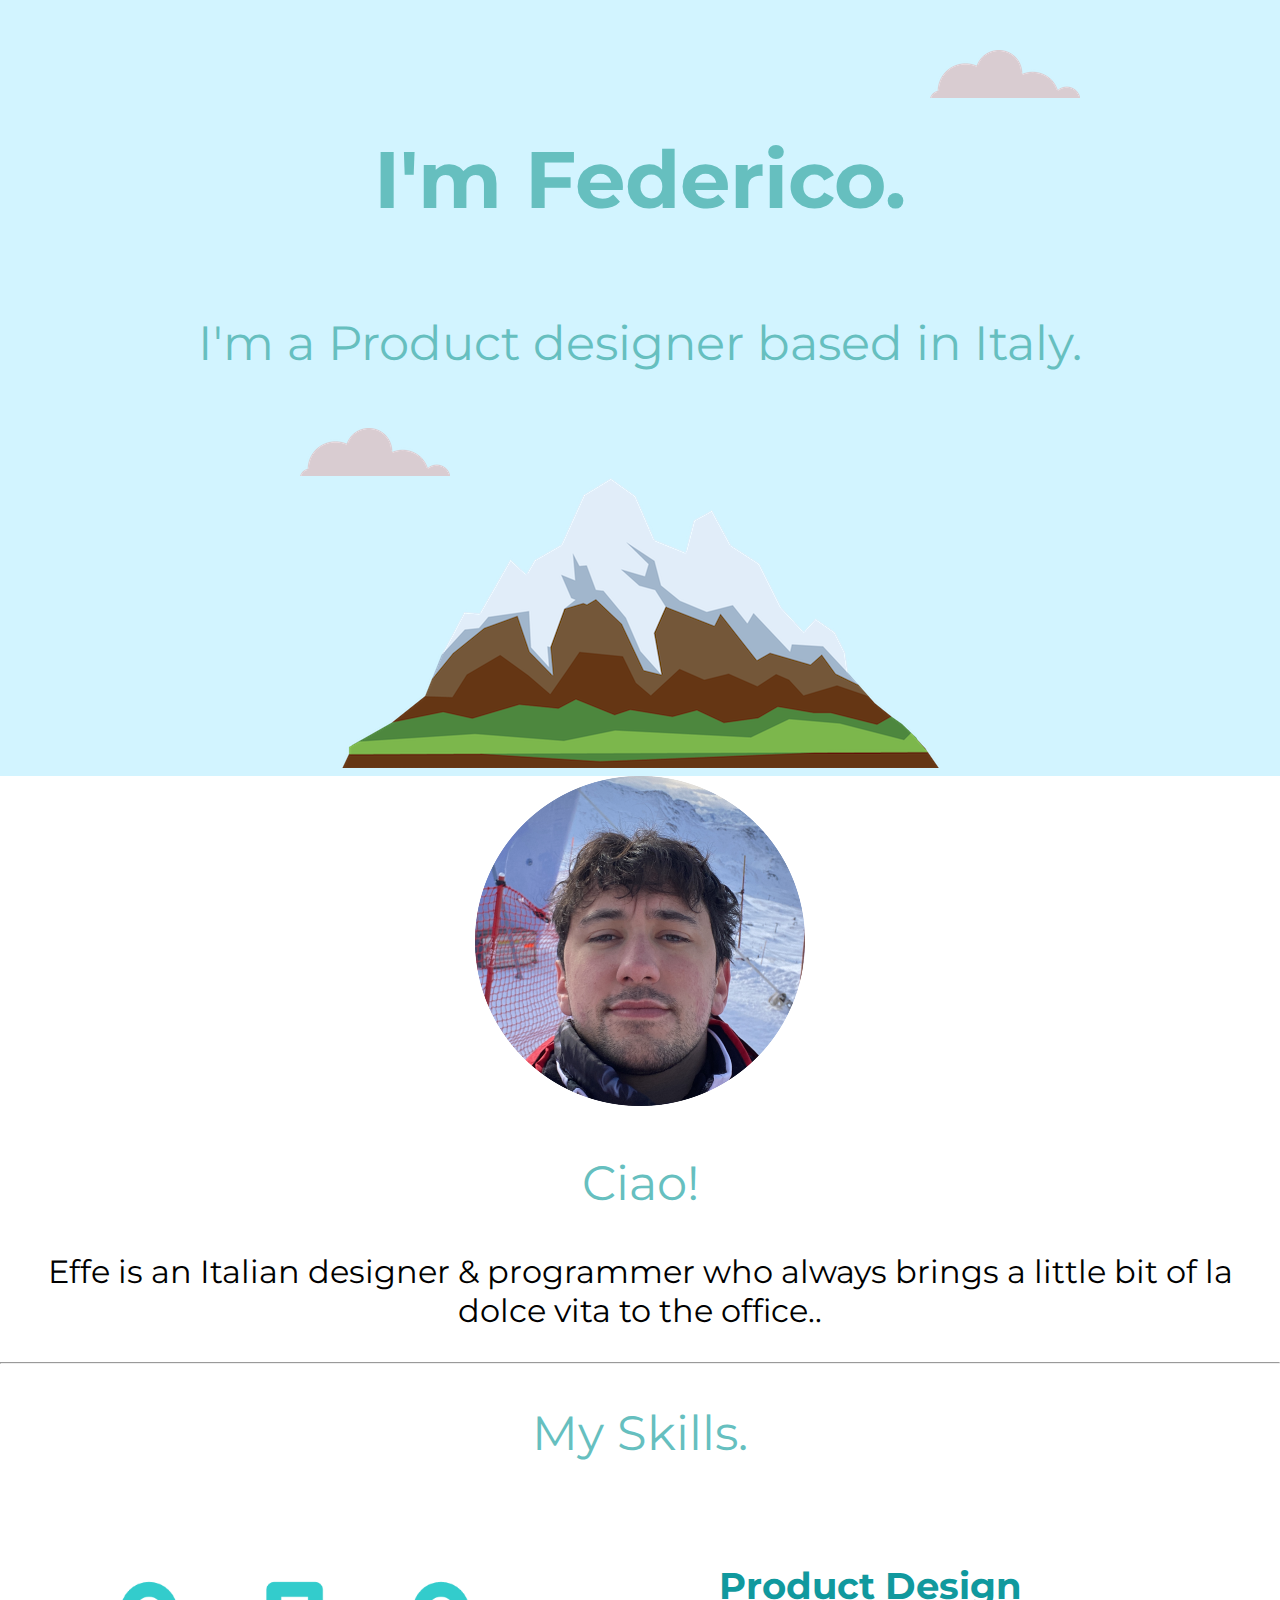
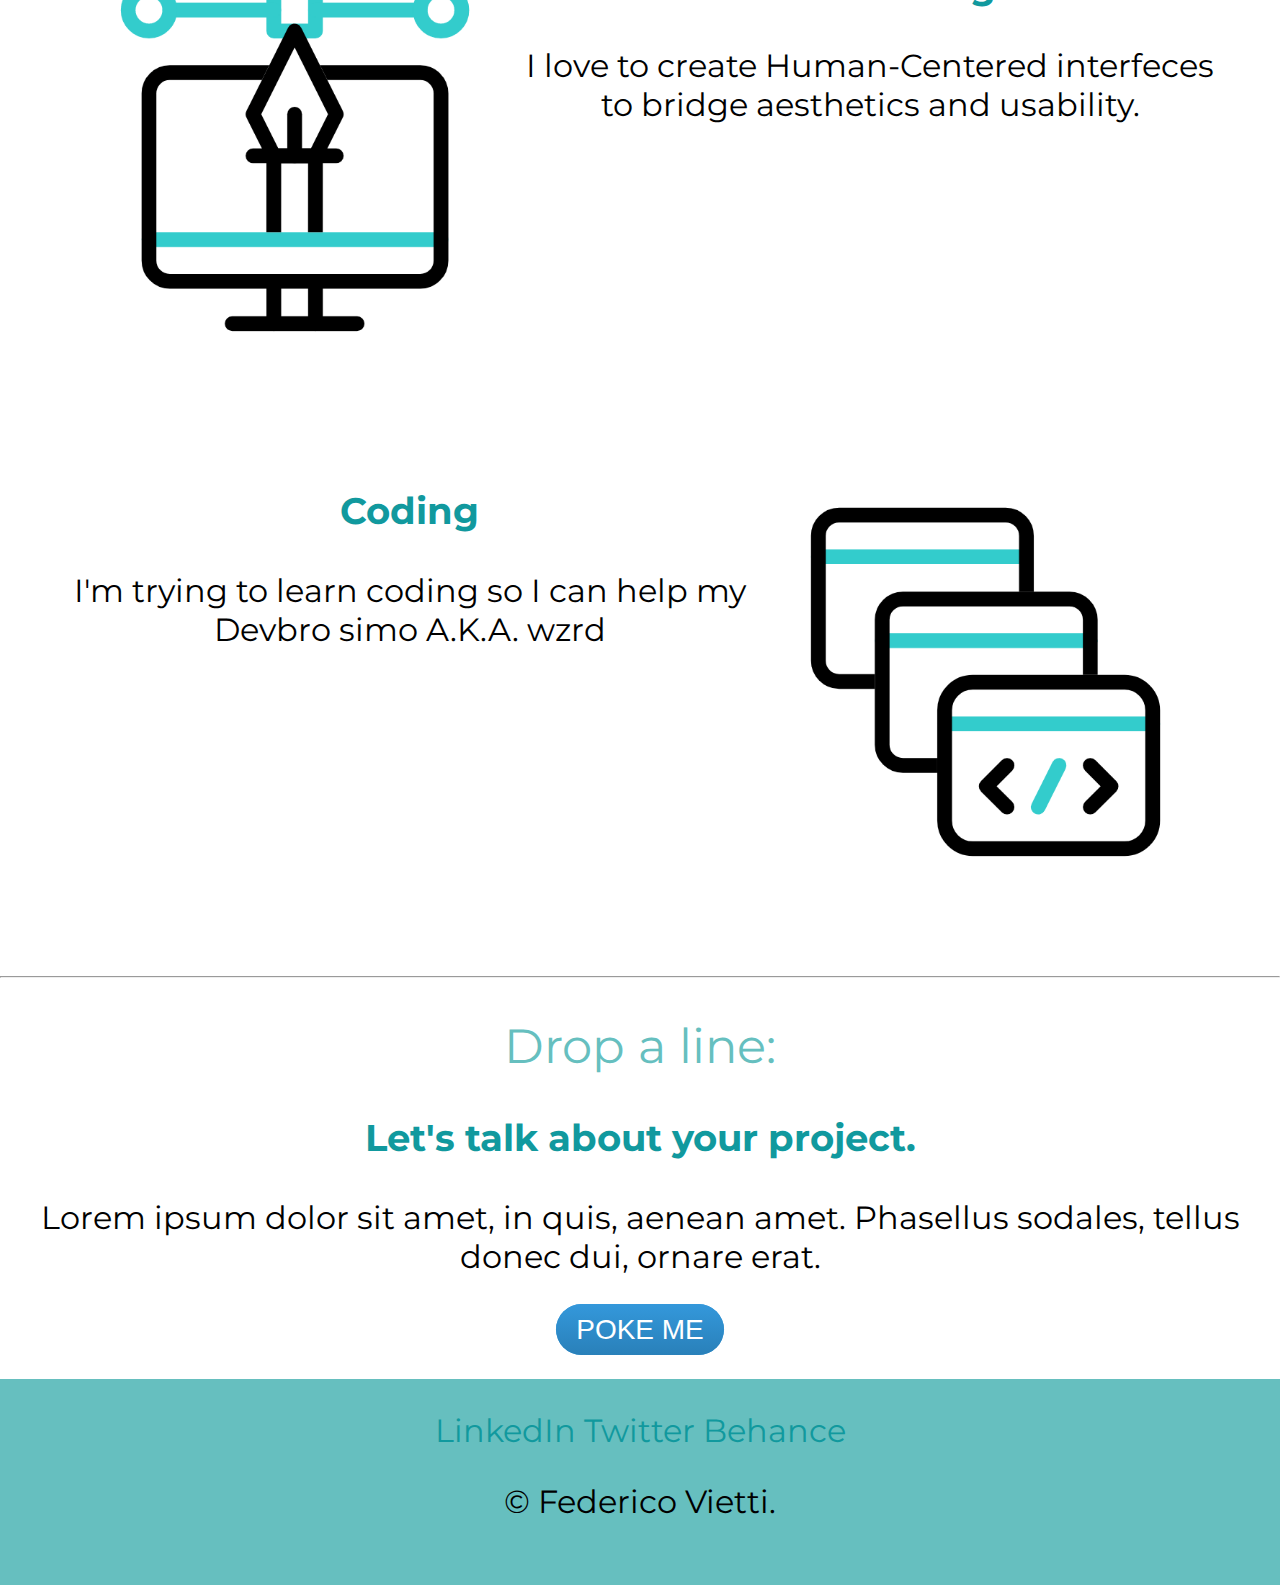
<file: index.html>
<!DOCTYPE html>
<html lang="en">
<head>
    <meta charset="UTF-8">
    <meta http-equiv="X-UA-Compatible" content="IE=edge">
    <meta name="viewport" content="width=device-width, initial-scale=1.0">
    <title>Federico Vietti</title>
    <link rel="stylesheet" href="css/styles.css">
    <link rel="icon" href="favicon.ico">
    <link rel="preconnect" href="https://fonts.googleapis.com"><link rel="preconnect" href="https://fonts.gstatic.com" crossorigin><link href="https://fonts.googleapis.com/css2?family=Montserrat:wght@500&display=swap" rel="stylesheet">
</head>
<body>
    <div class="top-container">
        <img src="images/cloud.png" class="top-cloud" alt="clouds">
        <h1>I'm Federico.</h1>
        <img src="images/cloud.png" class="bottom-cloud" alt="clouds">
        <h2>I'm a Product designer based in Italy.</h2>
       
        <img src="images/mountain.png" alt="mountain">
    </div>
    <div class="middle-container">
    </div>
    <div class="middle-container">
        <div class="profile">
          <img src="images/pfp.png" alt="fede-pfp">
          <h2>Ciao!</h2>
          <p>Effe is an Italian designer & programmer who always brings a little bit of la dolce vita to the office..</p>
        </div>
        <hr>
        <div class="skills">
          <h2>My Skills.</h2>
          <div class="skill-row">
            <img class="" src="images/monitor.gif" alt="">
            <div>
                <h3>Product Design</h3>
                <p>I love to create Human-Centered interfeces to bridge aesthetics and usability.</p>
            </div>
          </div>
          <div class="skill-row">
            <div>
                <h3>Coding</h3>
                <p>I'm trying to learn coding so I can help my Devbro simo A.K.A. wzrd</p>
            </div>
            <img class="" src="images/browser.gif" alt="">
          </div>
        </div>
        <hr>
        <div class="contact-me">
          <h2>Drop a line:</h2>
          <h3>Let's talk about your project.</h3>
          <p>Lorem ipsum dolor sit amet, in quis, aenean amet. Phasellus sodales, tellus donec dui, ornare erat.</p>
          <a class="btn" href="mailto:fede.vietti99@email.com">POKE ME</a>
        </div>
      </div>
      
      
      <div class="bottom-container">
        <a class="footer-link" href="https://it.linkedin.com/in/federico-vietti-220559194">LinkedIn</a>
        <a class="footer-link" href="https://twitter.com/effe_exe">Twitter</a>
        <a class="footer-link" href="https://www.behance.net/federicovietti2">Behance</a>
        <p>© Federico Vietti.</p>
      </div>
      
</body>
</html>
</file>
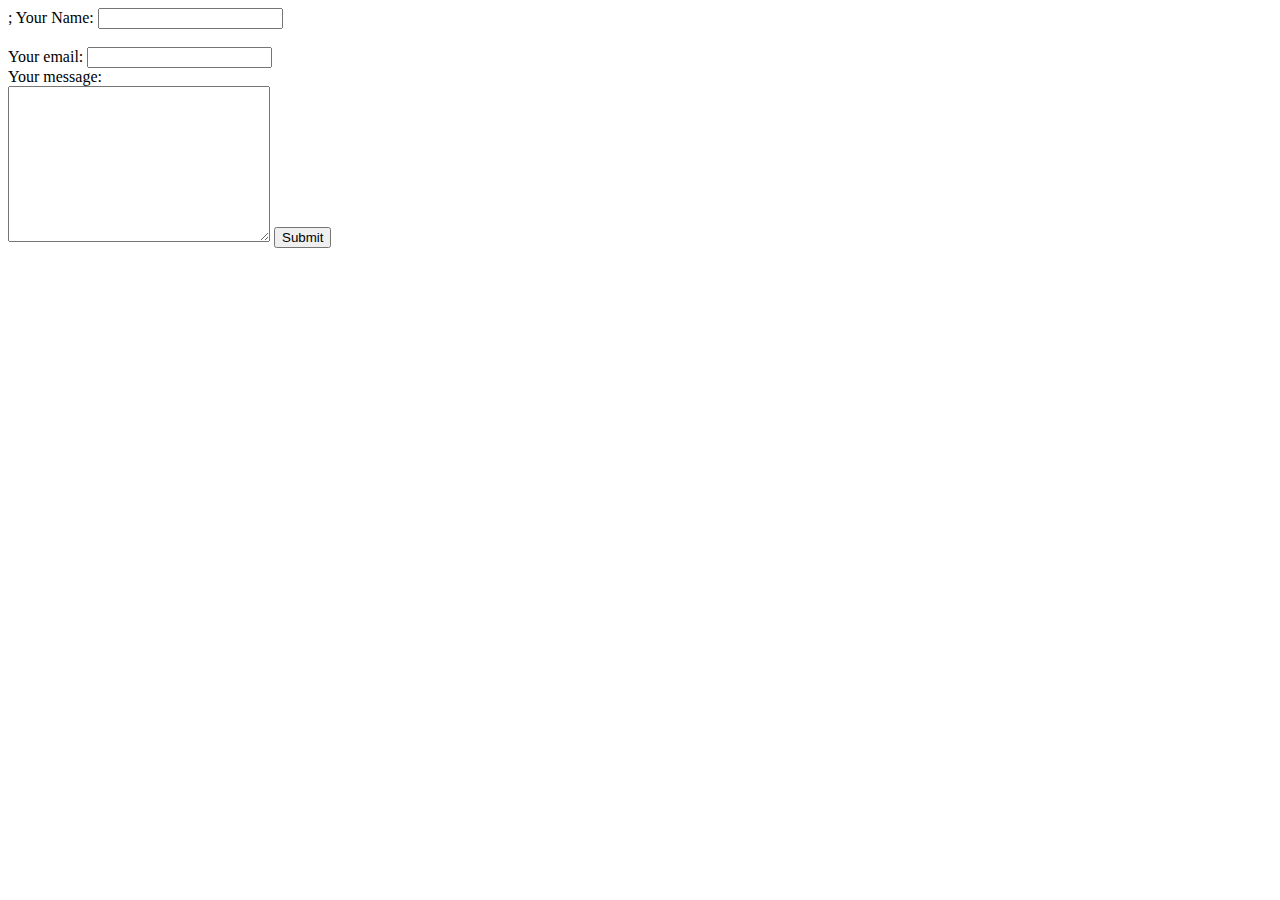
<file: input.html>
<!DOCTYPE html>
<html lang="en">
<head>
    <meta charset="UTF-8">
    <meta http-equiv="X-UA-Compatible" content="IE=edge">
    <meta name="viewport" content="width=<device-width>, initial-scale=1.0">
    <title>Document</title>
</head>
<body>
    <form action="mailto:fede.vietti99@gmail.com" method="post" enctype="text/plain">;
        <label>Your Name:</label>
        <input type="text" name="yourName"><br> <br>
        <label>Your email:</label>
        <input type="text" name="yourEmail"><br>
        <label>Your message:</label><br>
        <textarea name="yourMessage" id="" cols="30" rows="10"></textarea>
        <input type="submit">
    </form>
</body>
</html>
</file>
<file: css/styles.css>
body{
    font-family: 'Montserrat',Helvetica Neue,Arial,sans-serif; 
    margin: 0;
    text-align: center;
    font-size: 2em;
 
}

h1 {
    margin-top: 0;
    font-size: 5rem;
    color: #66BFBF;
    line-height: 2;
}

h2 {
    color: #66BFBF;
    font-weight: normal;
}

h3 {
    color: #11999E;
}

.skill-row {
    display: flex;
    justify-content: space-around;
    margin: 4rem;
}

.skill-row img {
    width: 40%;
}

.top-container {
    background-color: #d2f4ff;
    position: relative;
    padding-top: 100px;
}

.middle-container {

}

.bottom-container {

}

.bottom-cloud {
    position: absolute;
    left: 300px;
    bottom: 300px;
}

.top-cloud {
    position: absolute;
    right: 200px;
    top: 50px;
}

.btn {
    margin: 4rem;
    background: #3498db;
    background-image: -webkit-linear-gradient(top, #3498db, #2980b9);
    background-image: -moz-linear-gradient(top, #3498db, #2980b9);
    background-image: -ms-linear-gradient(top, #3498db, #2980b9);
    background-image: -o-linear-gradient(top, #3498db, #2980b9);
    background-image: linear-gradient(to bottom, #3498db, #2980b9);
    -webkit-border-radius: 28;
    -moz-border-radius: 28;
    border-radius: 28px;
    font-family: Arial;
    color: #ffffff;
    font-size: 28px;
    padding: 10px 20px 10px 20px;
    text-decoration: none;
  }
  
  .btn:hover {
    background: #3cb0fd;
    background-image: -webkit-linear-gradient(top, #3cb0fd, #3498db);
    background-image: -moz-linear-gradient(top, #3cb0fd, #3498db);
    background-image: -ms-linear-gradient(top, #3cb0fd, #3498db);
    background-image: -o-linear-gradient(top, #3cb0fd, #3498db);
    background-image: linear-gradient(to bottom, #3cb0fd, #3498db);
    text-decoration: none;
  }

  .bottom-container {
    margin: auto 0;
    margin-top: 2rem;
    padding: 2rem;
    background-color: #66BFBF;
  }

  .bottom-container a {
    text-decoration: none;
    color: #11999E;
  }

  .bottom-container a:hover {
    text-decoration: none;
    color: #81cbce;
  }
</file>
